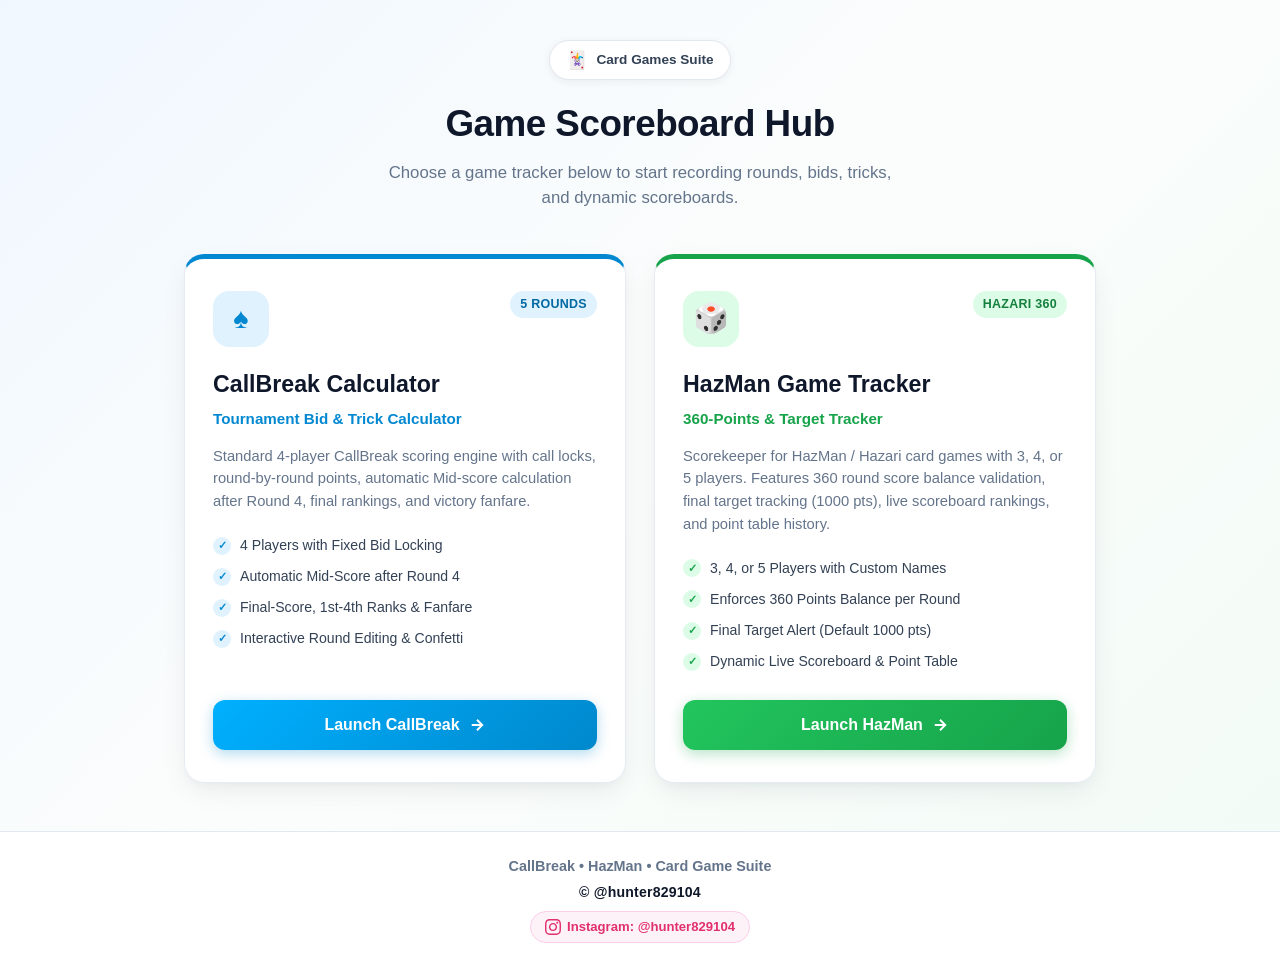
<file: index.html>
<!DOCTYPE html>
<html lang="en">
<head>
  <meta charset="UTF-8" />
  <meta name="viewport" content="width=device-width, initial-scale=1.0" />
  <meta name="theme-color" content="#ffffff" />
  <meta name="description" content="Card Game Hub - Launch CallBreak Calculator or HazMan Game Tracker." />
  <title>Card Games Suite &bull; Launcher</title>
  <link rel="icon" type="image/svg+xml" href="icon.svg" />
  <link rel="stylesheet" href="launcher.css" />
</head>
<body>
  <!-- Header Banner -->
  <header class="launcher-header">
    <div class="brand-badge">
      <span class="brand-badge-icon">&#127183;</span>
      <span>Card Games Suite</span>
    </div>
    <h1 class="launcher-title">Game Scoreboard Hub</h1>
    <p class="launcher-subtitle">Choose a game tracker below to start recording rounds, bids, tricks, and dynamic scoreboards.</p>
  </header>

  <!-- Main Game Selection Grid -->
  <main class="launcher-main">
    <div class="games-grid">
      <!-- CallBreak Card -->
      <div class="game-card card-callbreak">
        <div class="card-top">
          <div class="card-icon-wrapper">&#9824;</div>
          <span class="card-badge">5 Rounds</span>
        </div>
        <h2 class="card-title">CallBreak Calculator</h2>
        <div class="card-tagline">Tournament Bid & Trick Calculator</div>
        <p class="card-desc">
          Standard 4-player CallBreak scoring engine with call locks, round-by-round points, automatic Mid-score calculation after Round 4, final rankings, and victory fanfare.
        </p>
        <ul class="card-features">
          <li>
            <span class="feature-bullet">&#10003;</span>
            <span>4 Players with Fixed Bid Locking</span>
          </li>
          <li>
            <span class="feature-bullet">&#10003;</span>
            <span>Automatic Mid-Score after Round 4</span>
          </li>
          <li>
            <span class="feature-bullet">&#10003;</span>
            <span>Final-Score, 1st-4th Ranks & Fanfare</span>
          </li>
          <li>
            <span class="feature-bullet">&#10003;</span>
            <span>Interactive Round Editing & Confetti</span>
          </li>
        </ul>
        <a href="callbreak.html" class="btn-launch">
          <span>Launch CallBreak</span>
          <svg width="18" height="18" viewBox="0 0 24 24" fill="none" stroke="currentColor" stroke-width="2.5"><path d="M5 12h14M12 5l7 7-7 7"/></svg>
        </a>
      </div>

      <!-- HazMan Card -->
      <div class="game-card card-hazman">
        <div class="card-top">
          <div class="card-icon-wrapper">&#127922;</div>
          <span class="card-badge">Hazari 360</span>
        </div>
        <h2 class="card-title">HazMan Game Tracker</h2>
        <div class="card-tagline">360-Points & Target Tracker</div>
        <p class="card-desc">
          Scorekeeper for HazMan / Hazari card games with 3, 4, or 5 players. Features 360 round score balance validation, final target tracking (1000 pts), live scoreboard rankings, and point table history.
        </p>
        <ul class="card-features">
          <li>
            <span class="feature-bullet">&#10003;</span>
            <span>3, 4, or 5 Players with Custom Names</span>
          </li>
          <li>
            <span class="feature-bullet">&#10003;</span>
            <span>Enforces 360 Points Balance per Round</span>
          </li>
          <li>
            <span class="feature-bullet">&#10003;</span>
            <span>Final Target Alert (Default 1000 pts)</span>
          </li>
          <li>
            <span class="feature-bullet">&#10003;</span>
            <span>Dynamic Live Scoreboard & Point Table</span>
          </li>
        </ul>
        <a href="hazman.html" class="btn-launch">
          <span>Launch HazMan</span>
          <svg width="18" height="18" viewBox="0 0 24 24" fill="none" stroke="currentColor" stroke-width="2.5"><path d="M5 12h14M12 5l7 7-7 7"/></svg>
        </a>
      </div>
    </div>
  </main>

  <!-- Footer with Requested Copyright & Instagram Link -->
  <footer class="launcher-footer">
    <p class="footer-hub-text">CallBreak &bull; HazMan &bull; Card Game Suite</p>
    <p class="footer-copyright">&copy; @hunter829104</p>
    <div class="footer-social">
      <a href="https://www.instagram.com/hunter829104/" target="_blank" rel="noopener noreferrer" class="instagram-link" title="Follow @hunter829104 on Instagram">
        <svg class="instagram-icon" width="16" height="16" viewBox="0 0 24 24" fill="currentColor">
          <path d="M12 2.163c3.204 0 3.584.012 4.85.07 3.252.148 4.771 1.691 4.919 4.919.058 1.265.069 1.645.069 4.849 0 3.205-.012 3.584-.069 4.849-.149 3.225-1.664 4.771-4.919 4.919-1.266.058-1.644.07-4.85.07-3.204 0-3.584-.012-4.849-.07-3.26-.149-4.771-1.699-4.919-4.92-.058-1.265-.07-1.644-.07-4.849 0-3.204.013-3.583.07-4.849.149-3.227 1.664-4.771 4.919-4.919 1.266-.057 1.645-.069 4.849-.069zm0-2.163c-3.259 0-3.667.014-4.947.072-4.358.2-6.78 2.618-6.98 6.98-.059 1.281-.073 1.689-.073 4.948 0 3.259.014 3.668.072 4.948.2 4.358 2.618 6.78 6.98 6.98 1.281.058 1.689.072 4.948.072 3.259 0 3.668-.014 4.948-.072 4.354-.2 6.782-2.618 6.979-6.98.059-1.28.073-1.689.073-4.948 0-3.259-.014-3.667-.072-4.947-.196-4.354-2.617-6.78-6.979-6.98-1.281-.059-1.69-.073-4.949-.073zm0 5.838c-3.403 0-6.162 2.759-6.162 6.162s2.759 6.163 6.162 6.163 6.162-2.759 6.162-6.163c0-3.403-2.759-6.162-6.162-6.162zm0 10.162c-2.209 0-4-1.79-4-4 0-2.209 1.791-4 4-4s4 1.791 4 4c0 2.21-1.791 4-4 4zm6.406-11.845c-.796 0-1.441.645-1.441 1.44s.645 1.44 1.441 1.44c.795 0 1.439-.645 1.439-1.44s-.644-1.44-1.439-1.44z"/>
        </svg>
        <span>Instagram: @hunter829104</span>
      </a>
    </div>
  </footer>
</body>
</html>
</file>
<file: launcher.css>
/* ========================================================
   Card Games Suite - Startup Launcher Stylesheet
   Clean, modern, light-themed landing screen
   ======================================================== */

:root {
  --launcher-bg: linear-gradient(135deg, #f0f7ff 0%, #fbfdfc 45%, #f2fbf6 100%);
  --card-bg: rgba(255, 255, 255, 0.92);
  --card-border: rgba(226, 232, 240, 0.85);
  --text-main: #0f172a;
  --text-muted: #64748b;
  --callbreak-blue: #0288d1;
  --callbreak-blue-light: #e0f2fe;
  --hazman-green: #16a34a;
  --hazman-green-light: #dcfce7;
  --shadow-card: 0 10px 28px -4px rgba(15, 23, 42, 0.08), 0 4px 12px -2px rgba(15, 23, 42, 0.04);
  --shadow-hover: 0 20px 38px -6px rgba(15, 23, 42, 0.12), 0 8px 18px -4px rgba(15, 23, 42, 0.06);
}

*, *::before, *::after {
  box-sizing: border-box;
  margin: 0;
  padding: 0;
}

body {
  font-family: -apple-system, BlinkMacSystemFont, "Segoe UI", Roboto, Helvetica, Arial, sans-serif;
  background: var(--launcher-bg);
  min-height: 100vh;
  color: var(--text-main);
  display: flex;
  flex-direction: column;
  line-height: 1.5;
  -webkit-font-smoothing: antialiased;
}

/* ========================================================
   Launcher Header
   ======================================================== */
.launcher-header {
  padding: 40px 20px 24px;
  text-align: center;
}

.brand-badge {
  display: inline-flex;
  align-items: center;
  gap: 8px;
  background: #ffffff;
  padding: 6px 16px;
  border-radius: 30px;
  font-size: 0.85rem;
  font-weight: 700;
  color: #334155;
  box-shadow: 0 2px 8px rgba(0, 0, 0, 0.06);
  border: 1px solid #e2e8f0;
  margin-bottom: 16px;
}

.brand-badge-icon {
  font-size: 1.1rem;
}

.launcher-title {
  font-size: 2.3rem;
  font-weight: 800;
  letter-spacing: -0.5px;
  color: #0f172a;
  margin-bottom: 8px;
}

.launcher-subtitle {
  font-size: 1.05rem;
  color: var(--text-muted);
  max-width: 520px;
  margin: 0 auto;
}

/* ========================================================
   Launcher Grid
   ======================================================== */
.launcher-main {
  flex: 1;
  max-width: 960px;
  width: 100%;
  margin: 0 auto;
  padding: 20px 24px 48px;
  display: flex;
  flex-direction: column;
  justify-content: center;
}

.games-grid {
  display: grid;
  grid-template-columns: repeat(auto-fit, minmax(320px, 1fr));
  gap: 28px;
}

/* Game Card */
.game-card {
  background: var(--card-bg);
  border: 1px solid var(--card-border);
  border-radius: 20px;
  padding: 32px 28px;
  box-shadow: var(--shadow-card);
  backdrop-filter: blur(10px);
  display: flex;
  flex-direction: column;
  position: relative;
  overflow: hidden;
  transition: all 0.3s cubic-bezier(0.16, 1, 0.3, 1);
  text-decoration: none;
  color: inherit;
}

.game-card:hover {
  transform: translateY(-6px);
  box-shadow: var(--shadow-hover);
}

/* CallBreak Specific Accent */
.game-card.card-callbreak {
  border-top: 5px solid var(--callbreak-blue);
}
.game-card.card-callbreak:hover {
  border-color: #0288d1;
}

/* HazMan Specific Accent */
.game-card.card-hazman {
  border-top: 5px solid var(--hazman-green);
}
.game-card.card-hazman:hover {
  border-color: #16a34a;
}

.card-top {
  display: flex;
  align-items: flex-start;
  justify-content: space-between;
  margin-bottom: 20px;
}

.card-icon-wrapper {
  width: 56px;
  height: 56px;
  border-radius: 16px;
  display: flex;
  align-items: center;
  justify-content: center;
  font-size: 1.8rem;
}

.card-callbreak .card-icon-wrapper {
  background: var(--callbreak-blue-light);
  color: var(--callbreak-blue);
}

.card-hazman .card-icon-wrapper {
  background: var(--hazman-green-light);
  color: var(--hazman-green);
}

.card-badge {
  font-size: 0.78rem;
  font-weight: 700;
  padding: 4px 10px;
  border-radius: 20px;
  letter-spacing: 0.3px;
  text-transform: uppercase;
}

.card-callbreak .card-badge {
  background: #e0f2fe;
  color: #0369a1;
}

.card-hazman .card-badge {
  background: #dcfce7;
  color: #15803d;
}

.card-title {
  font-size: 1.45rem;
  font-weight: 800;
  color: #0f172a;
  margin-bottom: 6px;
}

.card-tagline {
  font-size: 0.95rem;
  font-weight: 600;
  margin-bottom: 14px;
}

.card-callbreak .card-tagline {
  color: var(--callbreak-blue);
}

.card-hazman .card-tagline {
  color: var(--hazman-green);
}

.card-desc {
  font-size: 0.92rem;
  color: var(--text-muted);
  margin-bottom: 22px;
  line-height: 1.55;
}

/* Feature bullets */
.card-features {
  list-style: none;
  display: flex;
  flex-direction: column;
  gap: 10px;
  margin-bottom: 28px;
  flex: 1;
}

.card-features li {
  font-size: 0.88rem;
  color: #334155;
  display: flex;
  align-items: center;
  gap: 9px;
  font-weight: 500;
}

.feature-bullet {
  width: 18px;
  height: 18px;
  border-radius: 50%;
  display: inline-flex;
  align-items: center;
  justify-content: center;
  font-size: 0.7rem;
  font-weight: 700;
  flex-shrink: 0;
}

.card-callbreak .feature-bullet {
  background: #e0f2fe;
  color: #0288d1;
}

.card-hazman .feature-bullet {
  background: #dcfce7;
  color: #16a34a;
}

/* Launch Button */
.btn-launch {
  display: flex;
  align-items: center;
  justify-content: center;
  gap: 8px;
  width: 100%;
  padding: 13px 20px;
  border-radius: 12px;
  font-size: 1rem;
  font-weight: 700;
  cursor: pointer;
  border: none;
  transition: all 0.2s ease;
  text-decoration: none;
}

.card-callbreak .btn-launch {
  background: linear-gradient(135deg, #00b0ff 0%, #0088cc 100%);
  color: #ffffff;
  box-shadow: 0 4px 14px rgba(0, 136, 204, 0.3);
}

.card-callbreak .btn-launch:hover {
  background: linear-gradient(135deg, #0091ea 0%, #0077b5 100%);
  transform: translateY(-2px);
  box-shadow: 0 6px 18px rgba(0, 136, 204, 0.4);
}

.card-hazman .btn-launch {
  background: linear-gradient(135deg, #22c55e 0%, #16a34a 100%);
  color: #ffffff;
  box-shadow: 0 4px 14px rgba(22, 163, 74, 0.3);
}

.card-hazman .btn-launch:hover {
  background: linear-gradient(135deg, #16a34a 0%, #15803d 100%);
  transform: translateY(-2px);
  box-shadow: 0 6px 18px rgba(22, 163, 74, 0.4);
}

/* ========================================================
   Footer
   ======================================================== */
.launcher-footer {
  text-align: center;
  padding: 24px 20px;
  border-top: 1px solid #e2e8f0;
  background: #ffffff;
  margin-top: auto;
}

.footer-hub-text {
  font-size: 0.9rem;
  font-weight: 600;
  color: #64748b;
  margin-bottom: 4px;
}

.footer-copyright {
  font-size: 0.88rem;
  font-weight: 700;
  color: #0f172a;
  letter-spacing: 0.2px;
}

.footer-social {
  margin-top: 8px;
  display: flex;
  justify-content: center;
}

.instagram-link {
  display: inline-flex;
  align-items: center;
  gap: 6px;
  color: #e1306c;
  background: #fdf2f8;
  border: 1px solid #fbcfe8;
  padding: 5px 14px;
  border-radius: 20px;
  font-size: 0.82rem;
  font-weight: 700;
  text-decoration: none;
  transition: all 0.2s ease;
}

.instagram-link:hover {
  background: #fce7f3;
  color: #be185d;
  transform: translateY(-1px);
  box-shadow: 0 2px 8px rgba(225, 48, 108, 0.2);
}

.instagram-icon {
  flex-shrink: 0;
}

/* ========================================================
   Responsive Media Queries
   ======================================================== */
@media (max-width: 640px) {
  .launcher-header {
    padding: 28px 16px 16px;
  }
  .launcher-title {
    font-size: 1.8rem;
  }
  .launcher-main {
    padding: 16px 16px 36px;
  }
  .games-grid {
    grid-template-columns: 1fr;
    gap: 20px;
  }
  .game-card {
    padding: 24px 20px;
  }
}
</file>
